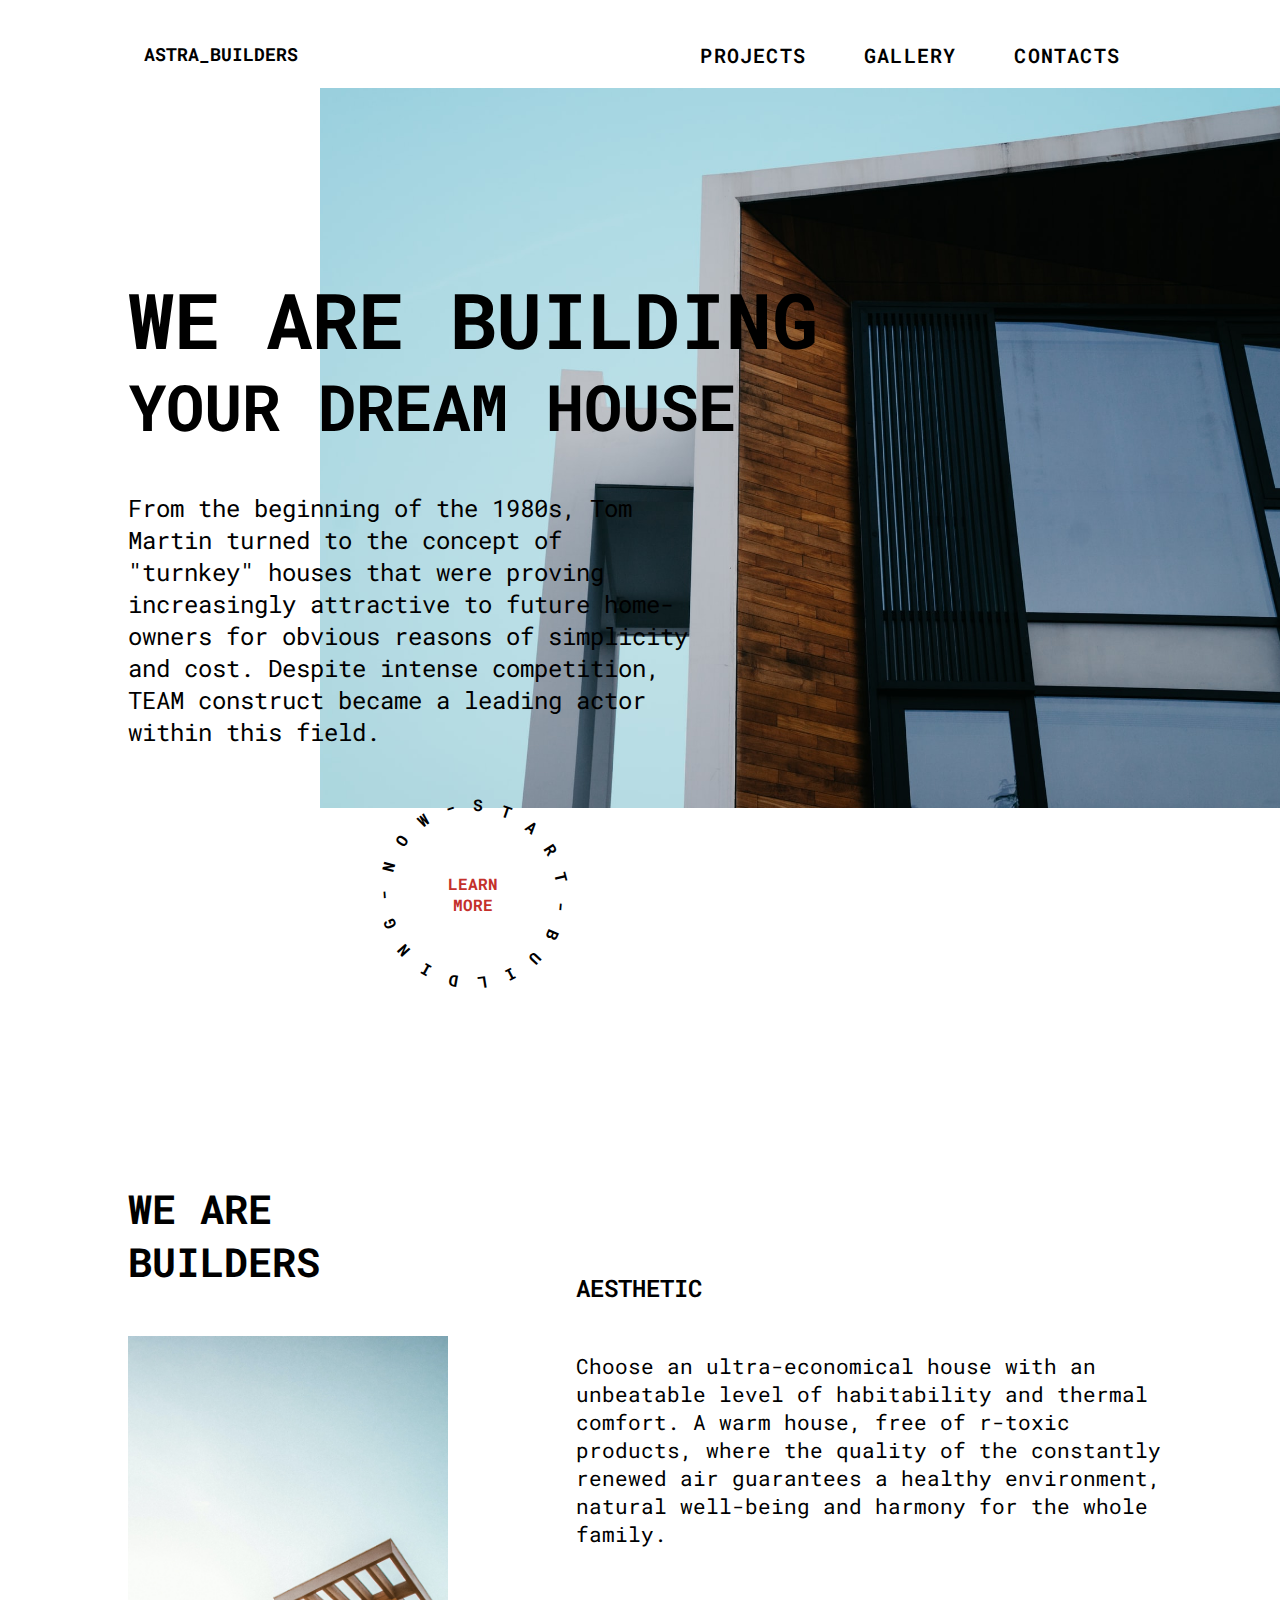
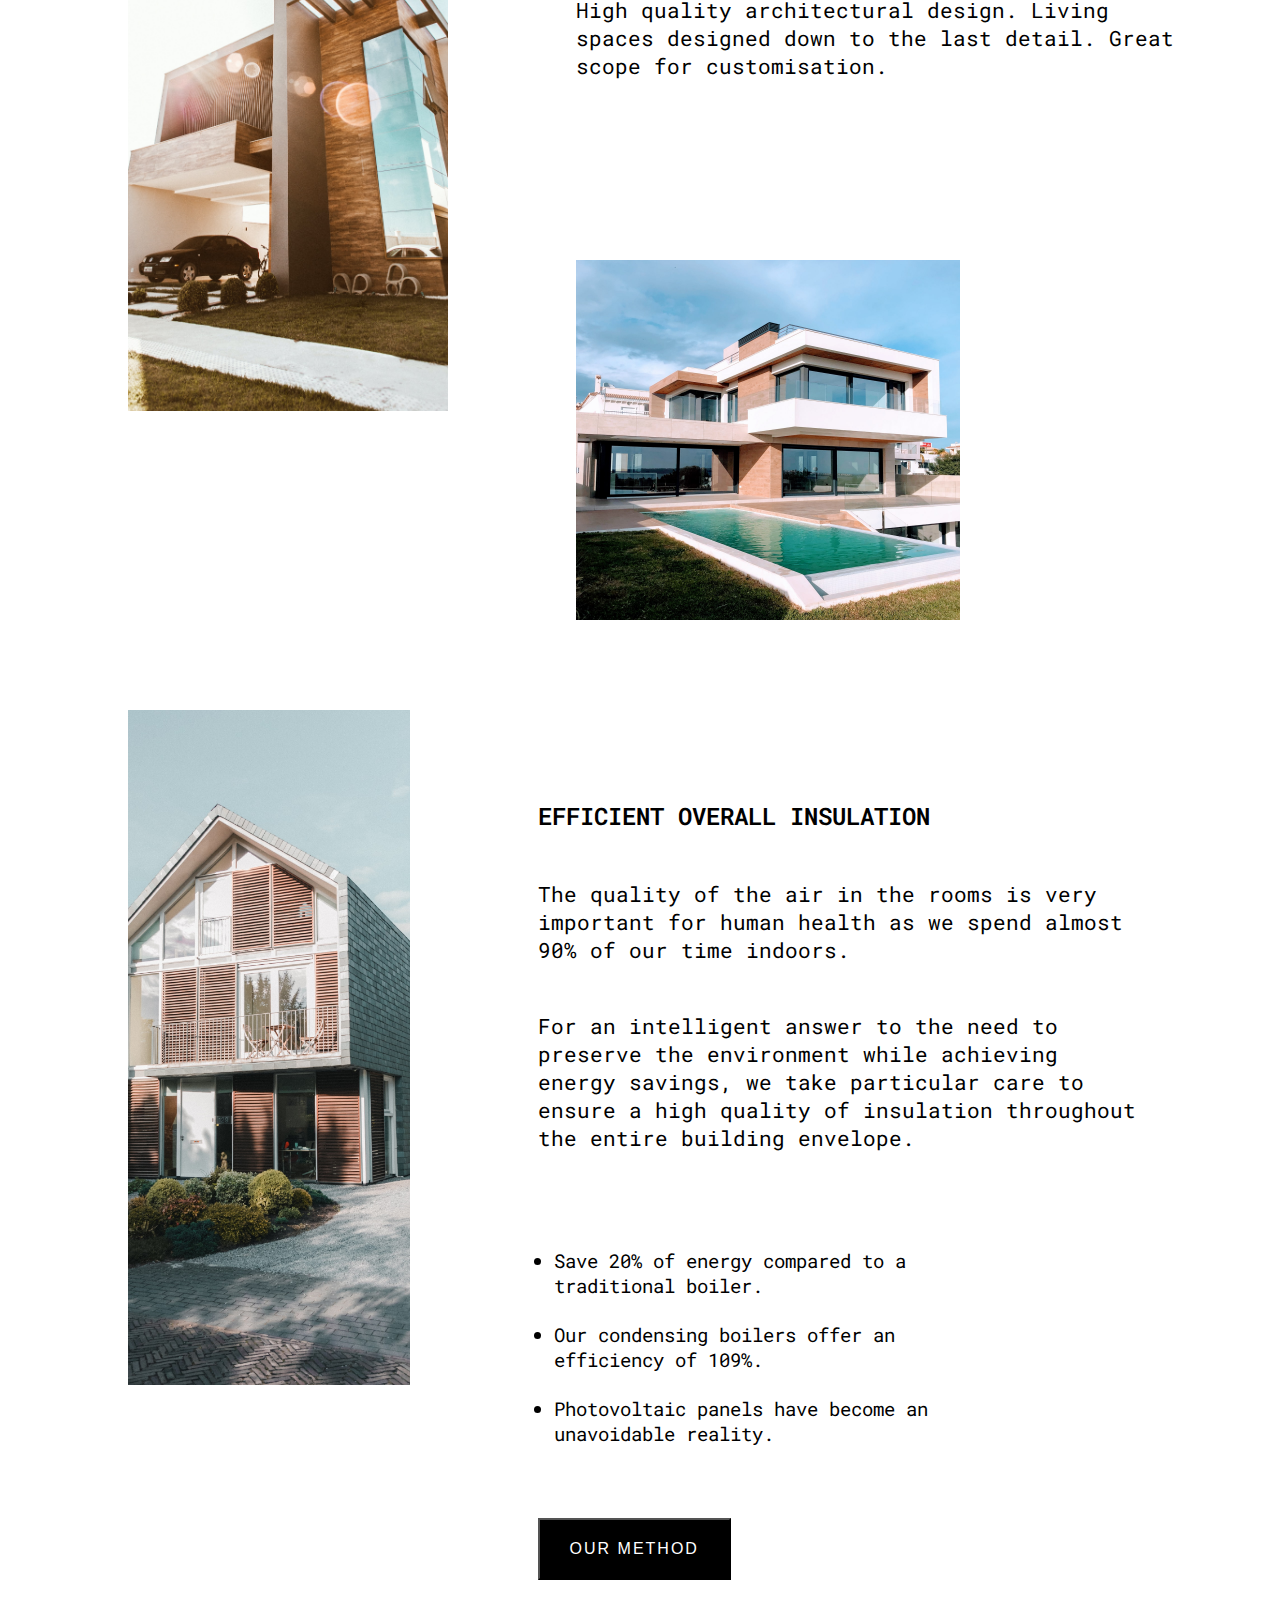
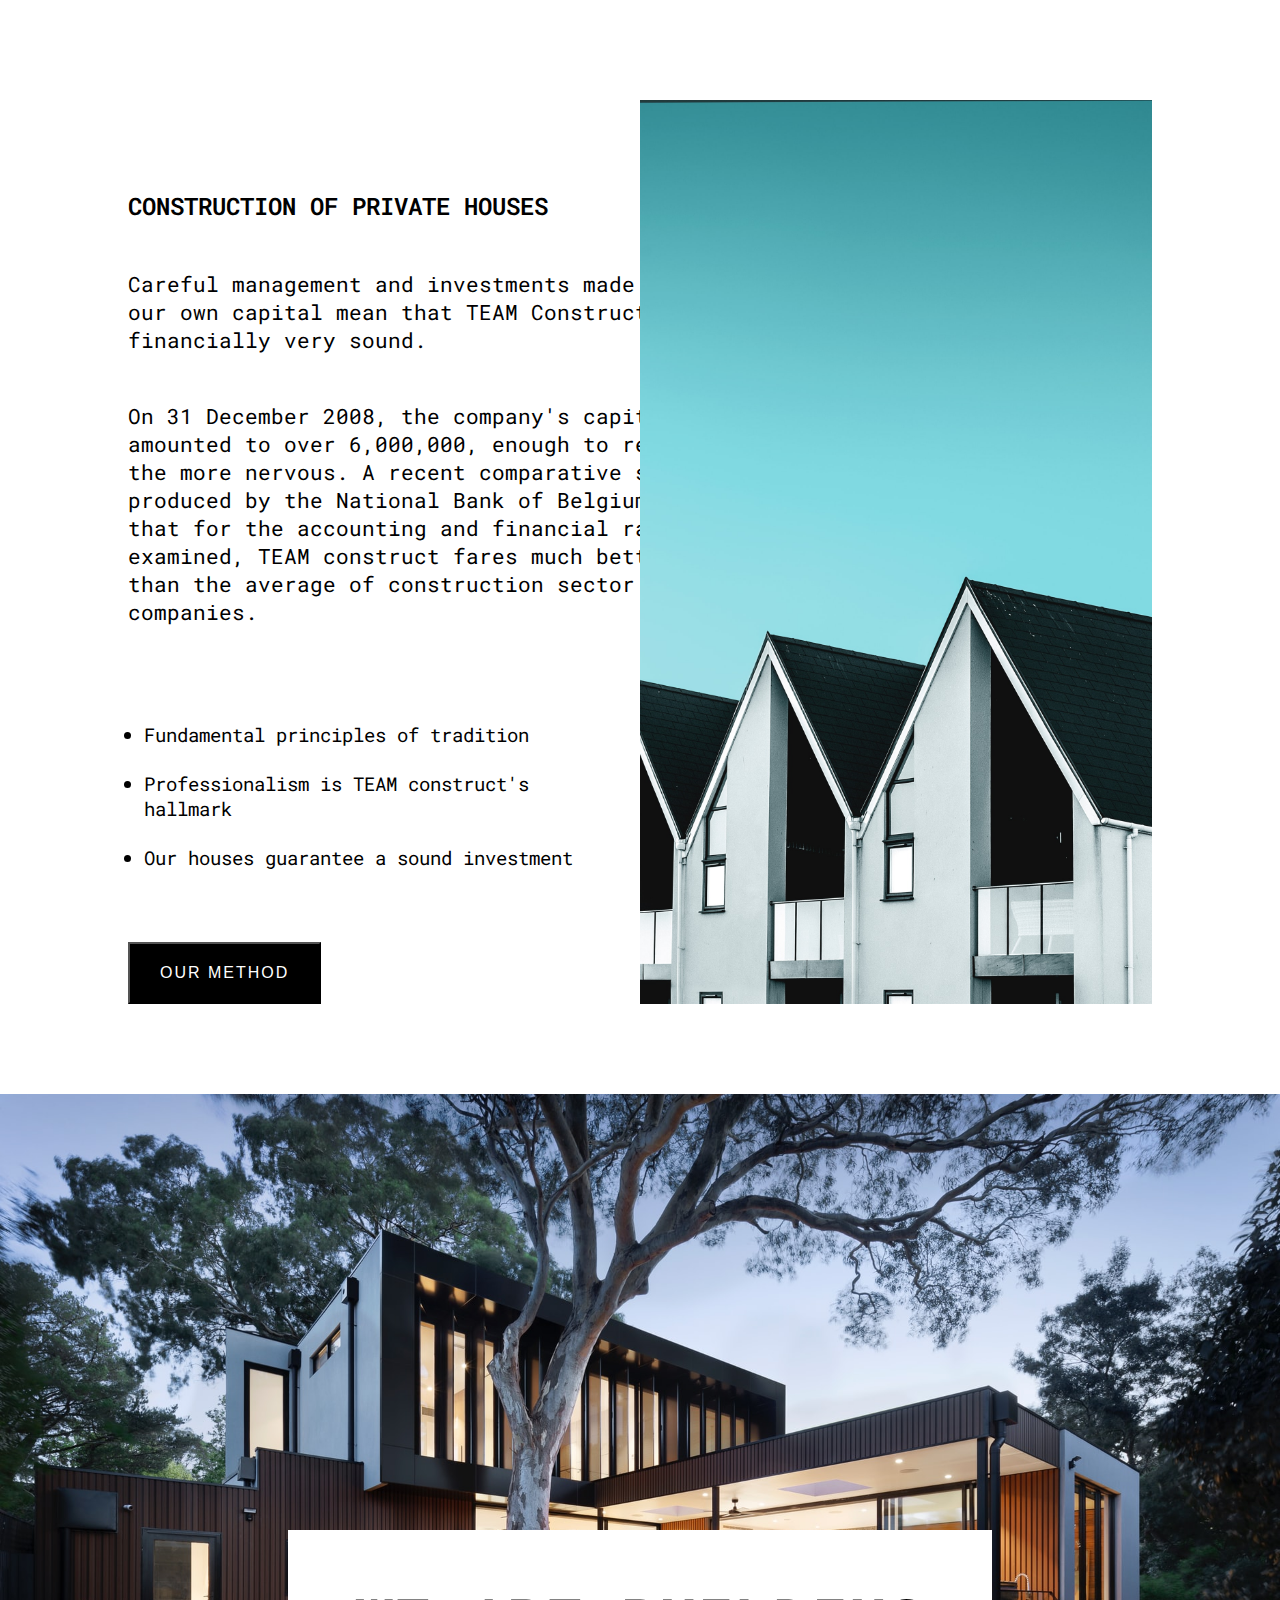
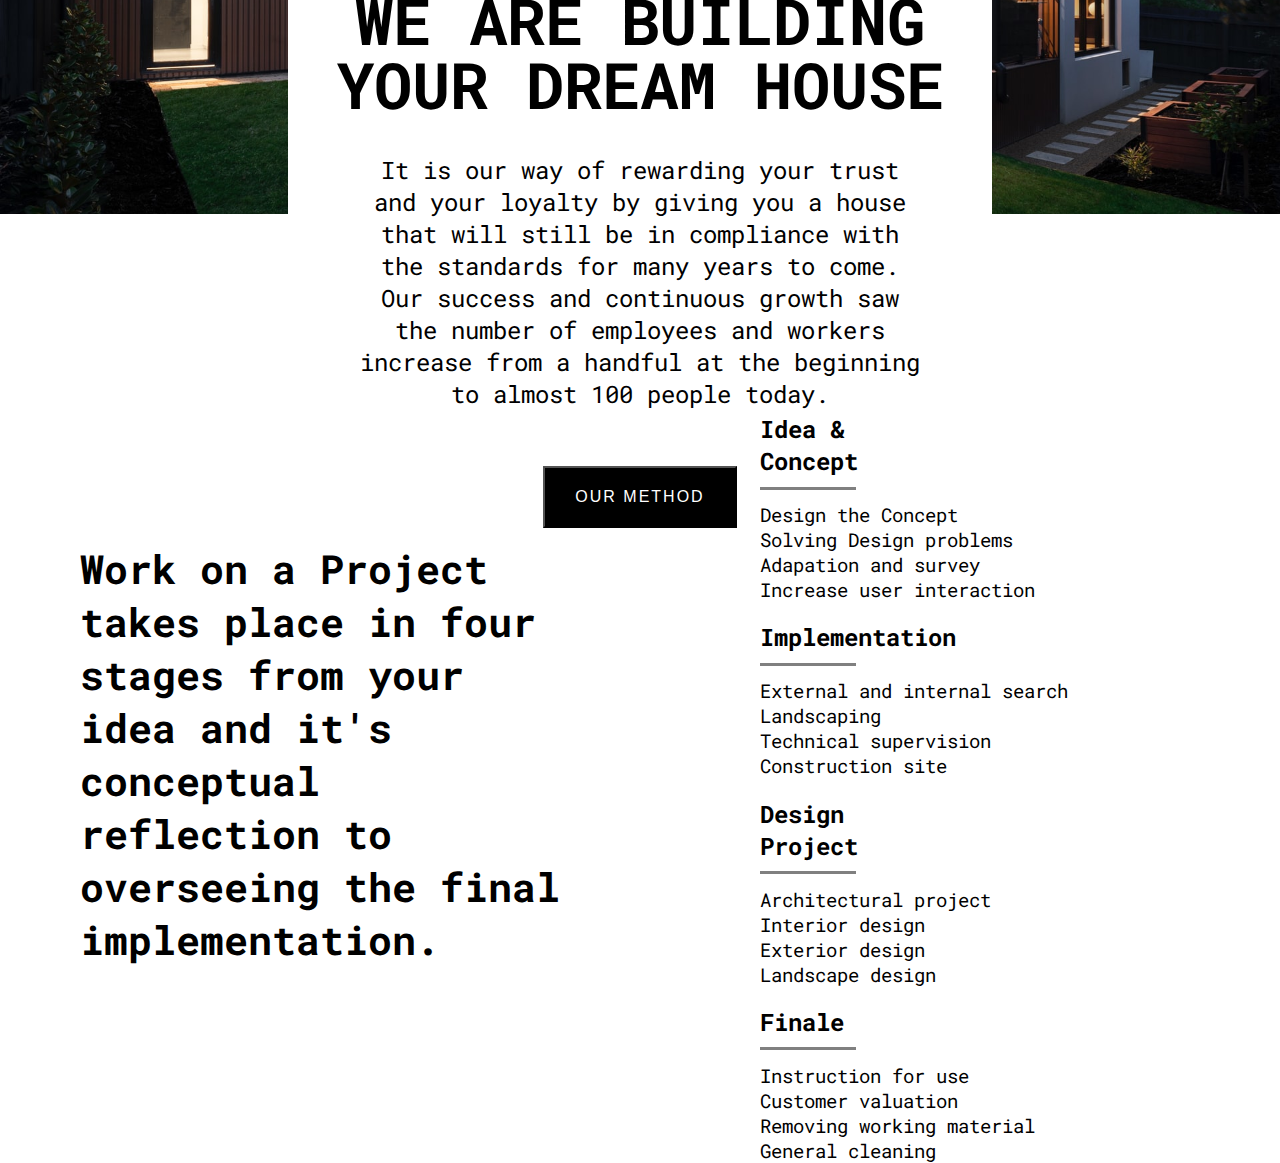
<file: index.html>
<!DOCTYPE html>
<html lang="en">
<head>
      <meta charset="UTF-8">
      <meta name="viewport" content="width=device-width, initial-scale=1.0">
      <meta http-equiv="X-UA-Compatible" content="ie=edge">
      <meta name="author" content="Matteo Francesconi">
      <title>Proelium Finance</title>
      <link rel="stylesheet" href="style.css">

      <!-- google fonts -->
      <link href="https://fonts.googleapis.com/css?family=Roboto+Mono:100,100i,300,300i,400,400i,500,500i,700,700i"
            rel="stylesheet">
      
      

</head>
<body>
      
            <nav>
                  <input type="checkbox" id="nav" class="hidden">
                  <label for="nav" class="nav-btn">
                        <i></i>
                        <i></i>
                        <i></i>
                  </label>
                  <div class="logo">
                        <a href="index.html">ASTRA_BUILDERS</a>
                  </div>
                  <div class="nav-wrapper">
                        <ul>
                              <li><a href="projects.html">Projects</a></li>
                              <li><a href="gallery.html">Gallery</a></li>
                              <li><a href="contacts.html">Contacts</a></li>
                        </ul>
                  </div>
            </nav>
      

<section class="prima-pag">

<div class="container-img-hero"></div>

<div class="container-hero">
      <div class="container-testo">
            <div class="prima-riga-hero"><h1 id="h-projects">WE ARE BUILDING</h1></div>
            <div class="seconda-riga-hero"><h1>YOUR DREAM HOUSE</h1></div>
            <p id="testo-hero">From the beginning of the 1980s, Tom Martin turned to the concept of "turnkey" houses that were proving increasingly
            attractive to future home-owners for obvious reasons of simplicity and cost. Despite intense competition, TEAM construct
            became a leading actor within this field.</p>
            <div class="container-rotante"> <a id="a-learn" href="/gallery.html">LEARN <br>MORE</a>
                  <div class="rotante"><p>START-BUILDING-NOW-</p>
                  </div>
            </div>
            
      </div>


</div>

</section>

<!----- SECONDA PAGINA ----->

<section class="seconda-pag">

      <div class="prim-container">

            <div class="prima-riga-seconda-pag">
                  <h2>WE ARE BUILDERS</h2>
            </div>

            <div class="img-seconda-pag-1"></div>
      </div>

      <div class="secondo-container">
      
            <div class="prima-riga-seconda-pag">
                  <h2></h2>
            </div>
            
            <div class="scritte-seconda-colonna">
            <h3>AESTHETIC</h3>
            <p id="scritte-piccole">Choose an ultra-economical house with an unbeatable level of habitability and thermal comfort. A warm house, free of
            r-toxic products, where the quality of the constantly renewed air guarantees a healthy environment, natural well-being
            and harmony for the whole family.</P>
            <p id="scritte-piccole">High quality architectural design. Living spaces designed down to the last detail.
            Great scope for customisation.</P>
            </div>
      
            <div class="img-terza-pag-1"></div>
      </div>
</section>

<!----- TERZA PAGINA ----->

<section class="terza-pag">

      <div class="prim-container-terza">
            <div class="img-seconda-pag-3"></div>
      </div>

      <div class="secondo-container-terza">

            <div class="prima-riga-terza-pag">
                  <h3>EFFICIENT OVERALL INSULATION</h3>
            </div>

            

            <div class="scritte-seconda-colonna-terza-pag">
                  
                  <p id="scritte-piccole">The quality of the air in the rooms is very important for human health as we spend almost 90% of our time indoors.</P>
                  <p id="scritte-piccole">For an intelligent answer to the need to preserve the environment while achieving energy savings, we take particular
                  care to ensure a high quality of insulation throughout the entire building envelope.</P>
            </div>

            <div class="lista">
                  <ul>
                        <li>Save 20% of energy compared to a traditional boiler.</li>
                        <li>Our condensing boilers offer an efficiency of 109%.</li>
                        <li>Photovoltaic panels have become an unavoidable reality.</li>
                  </ul>
                  

                  
            </div>

            <a href="/projects.html"><button>Our Method</button></a>

            
      </div>
</section>

<!----- QUARTA PAGINA ----->

<section class="quarta-pag">


      <div class="primo-container-quarta">

            <div class="prima-riga-quarta-pag">
                  <h3>CONSTRUCTION OF PRIVATE HOUSES</h3>
            </div>



            <div class="scritte-seconda-colonna-quarta-pag">

                  <p id="scritte-piccole">Careful management and investments made using our own capital mean that TEAM Construct is financially very sound.</P>
                  <p id="scritte-piccole">On 31 December 2008, the company's capital amounted to over 6,000,000, enough to reassure the more nervous. A recent
                  comparative study produced by the National Bank of Belgium shows that for the accounting and financial ratios examined,
                  TEAM construct fares much better than the average of construction sector companies.</P>
            </div>

            <div class="lista">
                  <ul>
                        <li>Fundamental principles of tradition</li>
                        <li>Professionalism is TEAM construct's hallmark</li>
                        <li>Our houses guarantee a sound investment</li>
                  </ul>
                  
            </div>

            <a href="/projects.html"><button>Our Method</button></a>

      </div>

      <div class="secondo-container-quarta">
            <div class="img-seconda-pag-4"></div>
      </div>


</section>

<!----- QUINTA PAGINA ----->

<section class="quinta-pag">

      <div class="container-img-quinta"></div>
      
      <div class="container-quinta">
            <div class="container-testo-quinta">
                  <div class="prima-riga-quinta">
                        <h1>WE ARE BUILDING</h1>
                  </div>
                  <div class="seconda-riga-quinta">
                        <h1>YOUR DREAM HOUSE</h1>
                  </div>
                  <p id="testo-quinta">It is our way of rewarding your trust and your loyalty by giving you a house that will still be in compliance with the
                  standards for many years to come. Our success and continuous growth saw the number of employees and workers increase from a handful at the beginning to
                  almost 100 people today.</p>

                        <a href="/projects.html"><button>Our Method</button></a>
                  
            </div>
      
      </div>

      


</section>

<!----- SESTA PAGINA ----->


<section class="sesta-pag">

      <div class="container-scritta-grande">
            <div class="container-centrale">
            <h2>Work on a Project takes place in four stages from your idea and it's conceptual reflection to overseeing the final implementation.</h2>
            </div>
      </div>

      


      <div class="container-scritte-minori">
            <div class="container-scritta-elenco">

                  <div class="primo-box">
                        <div class="titolo-scritta">Idea & Concept</div>
                        <div id="linea-griglia"></div>
                        <ul>
                              <li>Design the Concept</li>
                              <li>Solving Design problems</li>
                              <li>Adapation and survey</li>
                              <li>Increase user interaction</li>
                        </ul>
                  </div>

                  <div class="primo-box">
                        <div class="titolo-scritta">Implementation</div>
                        <div id="linea-griglia"></div>
                        <ul>
                              <li>External and internal search</li>
                              <li>Landscaping</li>
                              <li>Technical supervision</li>
                              <li>Construction site</li>
                        </ul>
                  </div>

                  <div class="primo-box">
                        <div class="titolo-scritta">Design Project</div>
                        <div id="linea-griglia"></div>
                        <ul>
                              <li>Architectural project</li>
                              <li>Interior design</li>
                              <li>Exterior design</li>
                              <li>Landscape design</li>
                        </ul>
                  </div>

                  <div class="primo-box">
                        <div class="titolo-scritta">Finale</div>
                        <div id="linea-griglia"></div>
                        <ul>
                              <li>Instruction for use</li>
                              <li>Customer valuation</li>
                              <li>Removing working material</li>
                              <li>General cleaning</li>
                        </ul>
                  </div>
            </div>

            
      </div>

     
</section>






<!----- FOOTER ----->

      



<script>

      const text = document.querySelector('.rotante');
            // splitting text
            text.innerHTML = text.textContent.replace(/\S/g, "<span>$&</span>");

            // rotating the span elements
            const element = document.querySelectorAll('span');
            for (let i = 0; i < element.length; i++) {
                  element[i].style.transform = "rotate(" + i * 19 + "deg)"
                  //   you can adjust the value based on the text length
            }


</script>



</body>
</html>
</file>
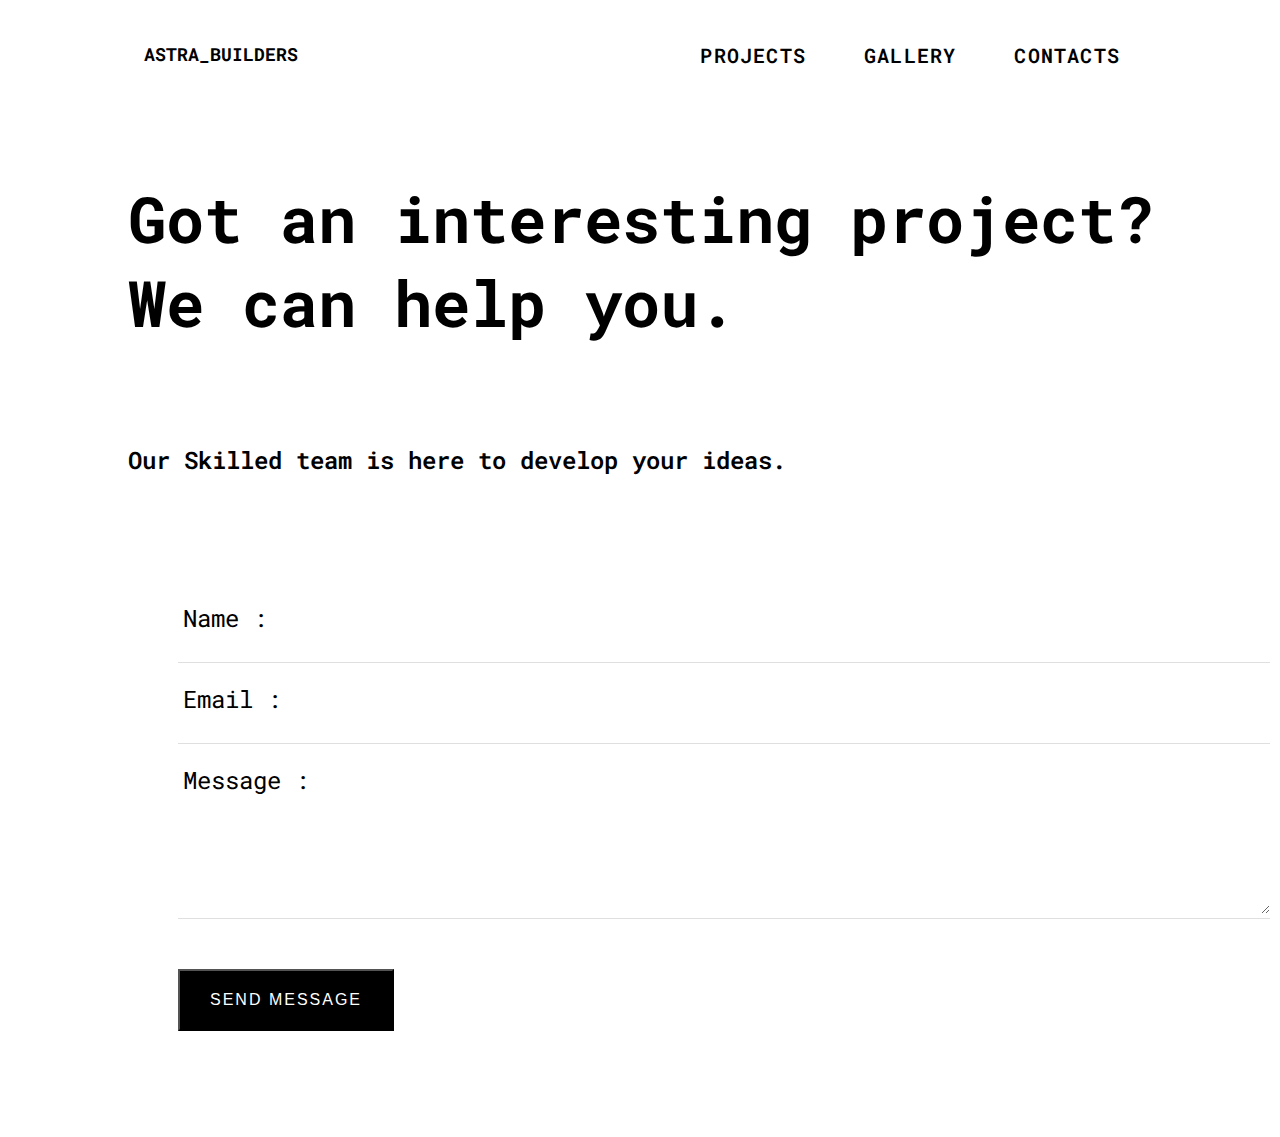
<file: contacts.html>
<!DOCTYPE html>
<html lang="en">

<head>
    <meta charset="UTF-8">
    <meta name="viewport" content="width=device-width, initial-scale=1.0">
    <meta http-equiv="X-UA-Compatible" content="ie=edge">
    <meta name="author" content="Matteo Francesconi">

    <title>Contact</title>

    <!-- stylesheet -->
    <link rel="stylesheet" href="style.css">

    <!-- google fonts -->
    <link href="https://fonts.googleapis.com/css?family=Roboto+Mono:100,100i,300,300i,400,400i,500,500i,700,700i"
        rel="stylesheet">
   
  
</head>

<body>

    <nav>
        <input type="checkbox" id="nav" class="hidden">
        <label for="nav" class="nav-btn">
            <i></i>
            <i></i>
            <i></i>
        </label>
        <div class="logo">
            <a href="index.html">ASTRA_BUILDERS</a>
        </div>
        <div class="nav-wrapper">
            <ul>
                <li><a href="projects.html">Projects</a></li>
                <li><a href="gallery.html">Gallery</a></li>
                <li><a href="contacts.html">Contacts</a></li>
            </ul>
        </div>
    </nav>


    <div class="wrapper-contact">

     

        <div class="whitespace"></div>

        <!--------------- hero section starts here say hello 👋 --------------->
        <div class="container-contact-testo">
            
                <br><br>

                <div class="container-titolo">
                    

                        <h1>Got an interesting project?<br> We can help you.</h1>
                        <div class="whitespace"></div>
                        <h3>Our Skilled team is here to develop your ideas.</h3>
                        
                    
                </div>
        </div>
        
        <!--------------- hero section ends here --------------->

        <div class="whitespace"></div> 

        <!--------------- form section starts here --------------->
        <div class="container-contact">
                    <form name="contact-form" id="contact-form" method="post" action="">
                        <ul>
                            <li>
                                <label for="contact-name">Name :</label>
                                <div class="textarea">
                                    <input type="text" name="contact-name" id="contact-name" value="" required>
                                </div>
                            </li>

                            <li>
                                <label for="contact-email">Email :</label>
                                <div class="textarea">
                                    <input type="email" name="contact-email" id="contact-email" value="" required>
                                </div>
                            </li>

                            <li>
                                <label for="contact-project">Message :</label>
                                <div class="textarea">
                                    <textarea type="email" name="contact-project" id="contact-project" rows="6" value=""
                                        required>
                                          </textarea>
                                </div>
                            </li>

                        </ul>

                        <button type="submit" name="contact-submit" id="contact-submit" class="send wow fadeInUp">Send
                            Message</button>

                    </form>
                
            
        </div>

        <!--------------- form section ends here --------------->

        <div class="whitespace"></div>

    </div>
</file>
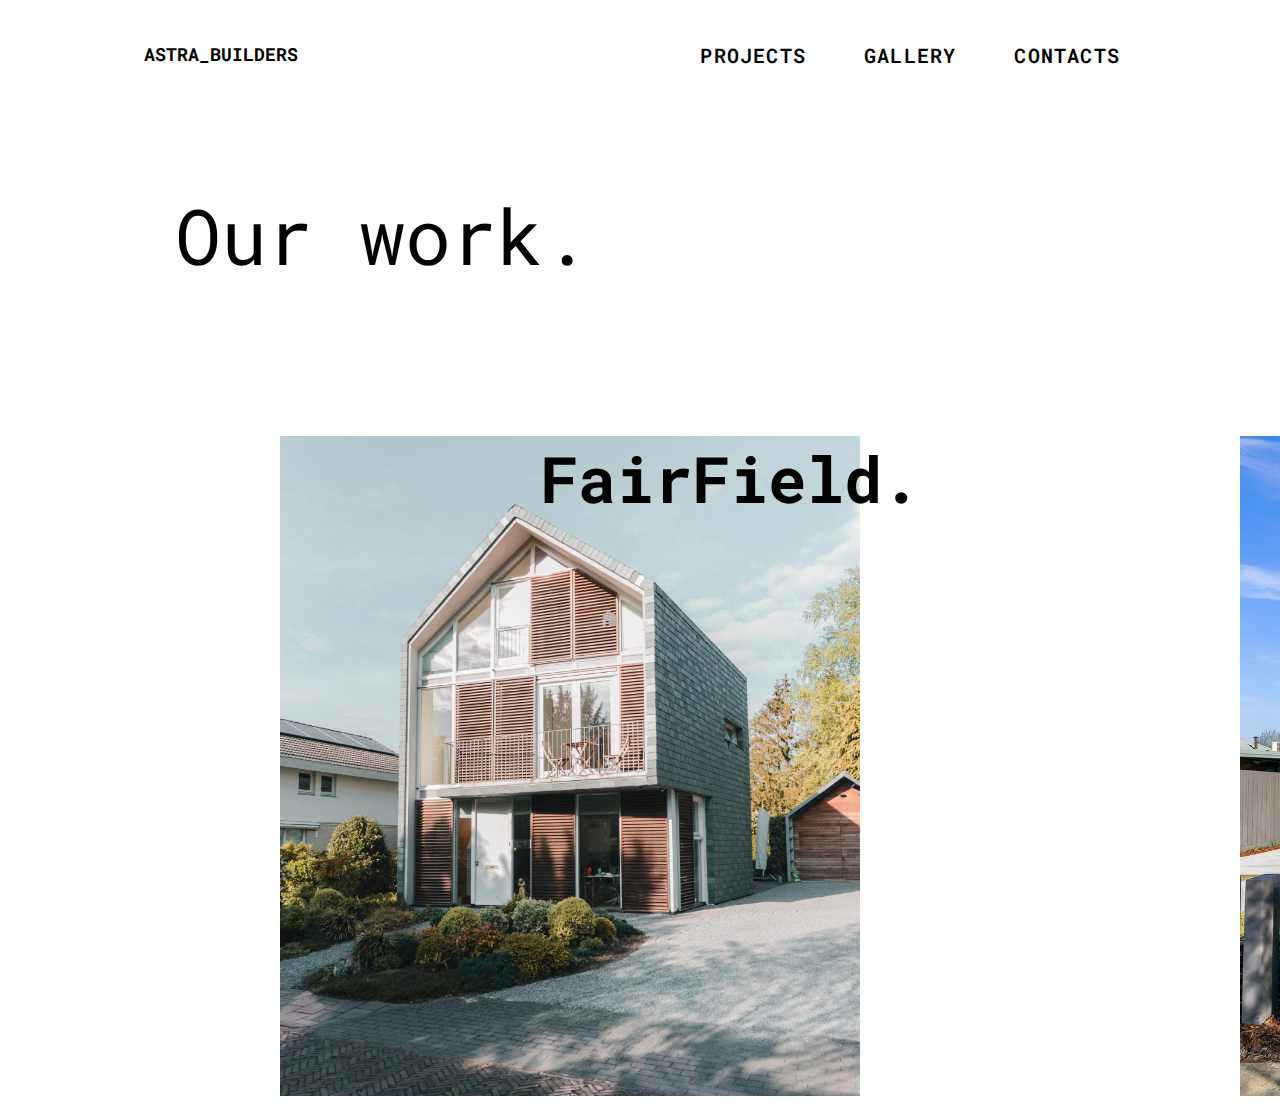
<file: gallery.html>
<!DOCTYPE html>
<html lang="en">
<head>
    <meta charset="UTF-8">
    <meta http-equiv="X-UA-Compatible" content="IE=edge">
    <meta name="viewport" content="width=device-width, initial-scale=1.0">
    <meta name="author" content="Matteo Francesconi">

    <!-- google fonts -->
    <link href="https://fonts.googleapis.com/css?family=Roboto+Mono:100,100i,300,300i,400,400i,500,500i,700,700i"
        rel="stylesheet">
    
        
    <title>Gallery</title>
    <link rel="stylesheet" href="style.css">
</head>
<body>
    
    <nav>
        <input type="checkbox" id="nav" class="hidden">
        <label for="nav" class="nav-btn">
            <i></i>
            <i></i>
            <i></i>
        </label>
        <div class="logo">
            <a href="index.html">ASTRA_BUILDERS</a>
        </div>
        <div class="nav-wrapper">
            <ul>
                <li><a href="projects.html">Projects</a></li>
                <li><a href="gallery.html">Gallery</a></li>
                <li><a href="contacts.html">Contacts</a></li>
            </ul>
        </div>
    </nav>


    
    <p id="h-gallery">Our work.</p>
    


<div class="container">
    <div class="block block-1">
        <h1 id="gr1">FairField.</h1>
    </div>
    <div class="block block-2">
        <h1 id="gr1">Evergreen.</h1>
    </div>
    <div class="block block-3">
        <h1 id="gr1">Sunshine.</h1>
    </div>
    <div class="block block-4">
        <h1 id="gr1">RisingSun.</h1>
    </div>
    <div class="block block-5">
        <h1 id="gr1">MoonLight.</h1>
    </div>

</div>



<script src="index.js"></script>
<script>
    var blocks = document.getElementsByClassName("block");
    var container = document.getElementsByClassName("container");
    var hs = new HorizontalScroll.default({
        blocks: blocks,
        container: container,
        isAnimated: true,
        springEffect: 0.8,
    });
</script>



</body>
</html>
</file>
<file: style.css>
* {
      box-sizing: border-box;
}

html {
      margin: 0;
      padding: 0;
      width: 100%;
      height: 100%;
}

body {
      margin: 0;
      padding: 0;
      width: 100%;
      height: 100%;
      font-family: "Roboto Mono";
      font-weight: 400;
      background-color: #fff;
}


/****** NAVBAR *****/



.nav-wrapper{
      margin-right: 10vw;
}

nav {
      padding: 8px;
      margin-top: 2vh;
}

.logo {
      float: left;
      padding: 8px;
      margin-left: 10vw;
      margin-top: 8px;
}

.logo a {
      color: #000;
      text-transform: uppercase;
      font-weight: 700;
      font-size: 18px;
      letter-spacing: 0px;
      text-decoration: none;
}

nav ul {
      float: right;
}

nav ul li {
      display: inline-block;
      align-items: left;
}

nav ul li:not(:first-child) {
      margin-left: 48px;
}

nav ul li:last-child {
      margin-right: 24px;
}

nav ul li a {
      display: inline-block;
      outline: none;
      color: #000;
      text-transform: uppercase;
      text-decoration: none;
      font-size: 20px;
      letter-spacing: 1.2px;
      font-weight: 600;
}

@media screen and (max-width: 864px) {
      .logo {
            padding: 0;
      }

      .nav-wrapper {
            position: fixed;
            top: 0;
            left: 0;
            width: 100%;
            height: 100%;
            z-index: -1;
            background: #fff;
            opacity: 0;
            transition: all 0.2s ease;
      }

      .nav-wrapper ul {
            position: absolute;
            top: 50%;
            transform: translateY(-50%);
            width: 100%;
      }

      .nav-wrapper ul li {
            display: block;
            float: none;
            width: 100%;
            text-align: right;
            margin-bottom: 10px;
      }

      .nav-wrapper ul li:nth-child(1) a {
            transition-delay: 0.2s;
      }

      .nav-wrapper ul li:nth-child(2) a {
            transition-delay: 0.3s;
      }

      .nav-wrapper ul li:nth-child(3) a {
            transition-delay: 0.4s;
      }

      .nav-wrapper ul li:nth-child(4) a {
            transition-delay: 0.5s;
      }

      .nav-wrapper ul li:not(:first-child) {
            margin-left: 0;
      }

      .nav-wrapper ul li a {
            padding: 10px 24px;
            opacity: 0;
            color: #000;
            font-size: 40px;
            font-weight: 600;
            letter-spacing: 1.2px;
            transform: translateX(-20px);
            transition: all 0.2s ease;
      }

      .nav-btn {
            position: fixed;
            right: 10px;
            top: 10px;
            display: block;
            width: 48px;
            height: 48px;
            cursor: pointer;
            z-index: 9999;
            border-radius: 50%;
      }

      .nav-btn i {
            display: block;
            width: 20px;
            height: 2px;
            background: #000;
            border-radius: 2px;
            margin-left: 14px;
      }

      .nav-btn i:nth-child(1) {
            margin-top: 16px;
      }

      .nav-btn i:nth-child(2) {
            margin-top: 4px;
            opacity: 1;
      }

      .nav-btn i:nth-child(3) {
            margin-top: 4px;
      }
}

#nav:checked + .nav-btn {
      transform: rotate(45deg);
}

#nav:checked + .nav-btn i {
      background: #000;
      transition: transform 0.2s ease;
}

#nav:checked + .nav-btn i:nth-child(1) {
      transform: translateY(6px) rotate(180deg);
}

#nav:checked + .nav-btn i:nth-child(2) {
      opacity: 0;
}

#nav:checked + .nav-btn i:nth-child(3) {
      transform: translateY(-6px) rotate(90deg);
}

#nav:checked ~ .nav-wrapper {
      z-index: 9990;
      opacity: 1;
}

#nav:checked ~ .nav-wrapper ul li a {
      opacity: 1;
      transform: translateX(0);
}

.hidden {
      display: none;
}



/****** HERO *****/

.container-img-hero{
      background: url(images/darran-shen-mr7IzVfsJS8-unsplash.jpg);
      background-position: center;
      background-size: cover;
      margin-right: 0;
      margin-left: 25vw;
      margin-top: 6vh;
      height: 80vh;

}

.container-hero{
      
      margin-right: 0;
      margin-left: 10vw;
      margin-top: -60vh;
      display: flex;
}

.prima-riga-hero{
      height: 3rem;
}

.seconda-riga-hero{
      height: 4rem;
      margin-top: 3rem;
}

h1{
      font-size: 4rem;
      font-weight: 67px;
      height: 100%;
      margin: 0;
}

#a-learn{
      color: #c4302b;
      font-weight: bold;
      text-decoration: none;
}

a {
      color: #fff;
}

#testo-hero{
      width: 35rem;
      font-size: 1.5rem;
      margin-top: 4rem;
}


.container-rotante {
  display: flex;
  align-items: center;
  justify-content: center;
  height: 4vh;
  margin-top: 8rem;
  text-align: center;
  color: #c4302b;
  font-weight: bolder;

}
.rotante {
  color: black;
  position: absolute;
  user-select: none;
  pointer-events: none;
  animation: animate 20s linear infinite;
  transition: all ease-out 0.25s;
}


span {
  display: inline-block;
  position: absolute;
  text-transform: uppercase;
  top: -100px;
  transform-origin: 0 100px;
}


@keyframes animate {
  from {
    transform: rotate(0deg);
  }
  to {
    transform: rotate(360deg);
  }
}

/***** SECONDA PAGINA *****/

.prim-container{
      width: 25vw;
      margin-left: 10vw;
      
}

.seconda-pag{
      margin-top: 10vh;
      min-height: 100vh;
      display: flex;
}

.prima-riga-seconda-pag{
      margin-left: 0;
      margin-top: 20vh;
      margin-bottom: 3rem;
}

h2{
      font-size: 2.5rem;
      font-weight: 64px;
      height: 100%;
      margin: 0;
}

.img-seconda-pag-1{
      background: url(images/jonathan-borba.jpg);
      background-position: center;
      background-size: cover;
      width: 100%;
      height: 100%;
      height: 75vh;

}

/* seconda colonna */

.secondo-container{
      width: 30vw;
      margin-left: 10vw;
      margin-top: 10vh;
      
}

h3{
      font-size: 1.5rem;
      font-weight: 600;
      height: 100%;
      margin: 0;
}

.img-terza-pag-1{
      background: url(images/webaliser.jpg);
      background-position: center;
      background-size: cover;
      width: 100%;
      height: 100%;
      height: 40vh;
      margin-top: 20vh;

}

#scritte-piccole{
      width: 600px;
      font-size: 1.3rem;
      margin-top: 3rem;
}

/***** TERZA PAGINA *****/

.terza-pag{
      margin-top: 10vh;
      min-height: 100vh;
      display: flex;
}

.prim-container-terza{
      width: 22vw;
      margin-left: 10vw;
      
}

.secondo-container-terza{
      width: 45vw;
      margin-left: 10vw;
      margin-top: 10vh;
}

.img-seconda-pag-3{
      background: url(images/peter-jan.jpg);
      background-position: center;
      background-size: cover;
      width: 100%;
      height: 100%;
      height: 75vh;
}


.lista{
      display: flex;
      margin-top: 3rem;
}

.lista ul{
      width: 500px;
      margin: 1.5rem;
      margin-left: -1.5rem;
}

.lista ul li{
      margin-top: 1.5rem;
      font-size: 1.2rem;
}

.secondo-container-terza button{
      margin-top: 3rem;
      text-transform: uppercase;
      padding: 20px 30px;
      background: black;
      color: #fff;
      font-size: 1rem;
      letter-spacing: 2px;
      
}

.secondo-container-terza button:hover{
      
      background: #fff;
      color: black;
      
}

/***** QUARTA PAGINA *****/

.quarta-pag{
      margin-top: 10vh;
      min-height: 100vh;
      display: flex;
}

.primo-container-quarta{
      width: 40vw;
      margin-left: 10vw;
      margin-top: 10vh;
}

.secondo-container-quarta{
      width: 40vw;
      margin-left: 0;
}

.img-seconda-pag-4{
      background: url(images/alexander-andrews.jpg);
      background-position: center;
      background-size: cover;
      width: 100%;
      height: 100%;
}

.primo-container-quarta button{
      margin-top: 3rem;
      text-transform: uppercase;
      padding: 20px 30px;
      background: black;
      color: #fff;
      font-size: 1rem;
      letter-spacing: 2px;
      
}

/****** QUINTA PAGINA *****/

.quinta-pag{
      margin-top: 10vh;
      height: 80vh;
}



.container-img-quinta{
      background: url(images/r-architecture-unsplash.jpg);
      background-position: center;
      background-size: cover;
      margin-left: 0;
      margin-right: 0;
      margin-top: 0;
      height: 80vh;

}



.container-quinta{
      align-items: center;
      align-self: center;
      margin-top: -60vh;
      display: flex;
}

.container-testo-quinta{
      align-items: center;
      align-self: center;
      justify-content: center;
      margin: auto;
      display: flex;
      flex-direction: column;
      margin-top: 20%;
      background-color: #fff;
      padding: 3rem;
}

.container-testo-quinta button{
      margin-top: 2rem;
      text-transform: uppercase;
      padding: 20px 30px;
      background: black;
      color: #fff;
      font-size: 1rem;
      letter-spacing: 2px;
      
      
}

.prima-riga-quinta{
      height: 4rem;
      text-align: center;
      
}

.seconda-riga-quinta{
      height: 4rem;
      margin-top: 0;
      text-align: center;
}

h1{
      font-size: 64px;
      font-weight: 700;
      height: 100%;
      margin: 0;
}

#testo-quinta{
      width: 35rem;
      font-size: 1.5rem;
      margin-top: 3rem;
      text-align: center;
      align-items: center;
}


#button-hero{
      padding: 1.5rem;
      margin-top: 6rem;
}

/****** SESTA PAGINA *****/

.sesta-pag{
      margin-top: 20vh;
      height: 80vh;
      display: flex;
}

.container-scritta-grande{
      width: 50%;
      margin-left: 10vw;
      height: 100px;
      display: flex;
      justify-content: center;
      margin: auto;
      flex-direction: column;

}

.container-centrale{
      display: flex;
      flex-wrap: wrap;
      flex-basis: 75%;
      justify-content: center;
      margin: auto;
      flex-direction: row;
}


.container-centrale h2{
      display: flex;
      flex-wrap: wrap;
      flex-basis: 75%;
      justify-content: center;
      margin: auto;
      flex-direction: row;
      
}



.container-scritte-minori{
      width: 50%;
      height: 100%;
      justify-content: center;
      margin: auto;
      display: flex;
      flex-direction: row;

      
}

.container-scritta-elenco{
      display: flex;
      flex-wrap: wrap;
      flex-basis: 75%;
      justify-content: center;
      margin: auto;
      flex-direction: row;
}



.primo-box{
      width: 400px;
      margin-top: 1.2rem;
}

.titolo-scritta{
      font-weight: bolder;
      max-width: 10vw;
      font-size: 1.5rem;
}


.sesta-pag .container-scritte-minori .container-scritta-elenco .primo-box #linea-griglia{
      width: 6rem;
      height: 2px;
      border-top: 3px solid grey;
      position: absolute;
      margin-top: 0.6rem;
}

.sesta-pag .container-scritte-minori .container-scritta-elenco ul{
      text-decoration: none;
      list-style-type: none;
      display: inline;
      font-size: 1.2rem;
}


/****** PROJECTS *****/


#h-projects {
      text-align: left;
      font-size: 77px;
      font-family: "Roboto Mono";
}

#scritte-work{
      width: 800px;
      font-size: 35px;
      margin-top: 3rem;
      font-family: "Roboto Mono";
}

.vertical {
      margin-top: 40px;
      border-left: 1px solid #fff;
      height: 80px;
      position: absolute;
      left: 50%;
}

.project {
      height: 500px;
}

.project1 {
      background: url(proj-images/idea.jpg) no-repeat 50% 50%;
      background-size: cover;
      margin-bottom: 60px;
}

.project1::after {
      content: "Idea & Concept.";
      font-family: "Roboto Mono";
      font-size: 80px;
      position: relative;
      color: black;
      display: block;
      top: 8%;
      left: -80%;
      right: 0;
      bottom: 0;
}

.project2 {
      background: url(proj-images/design.jpg) no-repeat 50% 50%;
      background-size: cover;
      margin-bottom: 60px;
}

.project2::after {
      content: "Design Project.";
      font-family: "Roboto Mono";
      font-size: 80px;
      position: relative;
      color: black;
      display: block;
      top: 40%;
      left: 90%;
      right: 0;
      bottom: 0;
}

.project3 {
      background: url(proj-images/implementation.jpg) no-repeat 50% 50%;
      background-size: cover;
      margin-bottom: 60px;
}

.project3::after {
      content: "Implementation.";
      font-family: "Roboto Mono";
      font-size: 80px;
      position: relative;
      color: black;
      display: block;
      top: 60%;
      left: -90%;
      right: 0;
      bottom: 0;
}

.project4 {
      background: url(proj-images/finale.jpg) no-repeat 50% 50%;
      background-size: cover;
}

.project4::after {
      content: "Finale.";
      font-family: "Roboto Mono";
      font-size: 110px;
      position: relative;
      color: #fff;
      display: block;
      top: 30%;
      left: 55%;
      right: 0;
      bottom: 0;
}

@media(max-width: 768px) {
      .project {
            width: 90% !important;
            margin: 14px auto;
      }

      .vertical {
            display: none;
      }

      .project1::after, .project2::after, .project3::after, .project4::after {
            display: none;
      }
}

.whitespace {
      width: 100%;
      height: 100px;
}

@media(max-width: 768px) {
      .whitespace {
            display: none;
      }
}

/****** GALLERY ******/

#h-gallery {
      margin-bottom: -60px;
      margin-top: 150px;
      margin-left: 175px;
      font-size: 77px;
      font-family: "Roboto Mono";
}


.block {
    position: relative;
    width: 580px;
    height: 660px;
    margin: 10px 300px 20px 80px;
}

#gr1 {
    position: absolute;
    font-family: "Roboto Mono";
    font-size: 64px;
}

.block-1 {
    background: url(images/peter-jan.jpg) no-repeat 50% 50%;
    background-size: cover;
}

.block-2 {
    background: url(images/r-architecture-NeN1D7Z3Ick-unsplash.jpg) no-repeat 50% 50%;
    background-size: cover;
}

.block-3 {
    background: url(images/jonathan-borba.jpg) no-repeat 50% 50%;
    background-size: cover;
}

.block-4 {
    background: url(images/webaliser.jpg) no-repeat 50% 50%;
    background-size: cover;
}

.block-5 {
    background: url(images/darran-shen-mr7IzVfsJS8-unsplash.jpg) no-repeat 50% 50%;
    background-size: cover;
}

.container {
    margin-top: 200px;
    margin-left: 200px;
}

.block-1 #gr1,
.block-3 #gr1,
.block-5 #gr1 {
    bottom: 0;
    right: -60px;
}

.block-2 #gr1,
.block-4 #gr1 {
    right: -60px;
}



/****** FOOTER *****/



/****** CONTACTS ******/

.wrapper-contact{
      margin-left: 10vw;
      max-width: 1200px;
}



#contact-form ul {
      list-style: none;
      border-radius: 5px;
      margin-bottom: 40px;
}

#contact-form li {
      padding: 10px;
}

#contact-form li:last-of-type {
      border-bottom: none;
}

#contact-form label {
      display: block;
      font-size: 1.5rem;
      color: black;
      padding-left: 5px;
}

#contact-form input, #contact-form textarea {
      width: 100%;
      padding: 5px;
      font-size: 1rem;
      border: none;
      resize: vertical;
      background: transparent;
      color: black;
      font-weight: bolder;
}

input:focus {
      outline: none;
      border: none;
}

textarea:focus {
      outline: none;
      border: none;
}

.textarea {
      border-bottom: 1px solid #dfdfdf;
}

.send {
      margin-left: 50px;
      text-transform: uppercase;
      padding: 20px 30px;
      background: black;
      color: #fff;
      font-size: 1rem;
      letter-spacing: 2px;
}

.send:hover {
      background: #fff;
      color: #101010;
}

@media(max-width: 768px) {
      #contact-form {
            margin: 5% -8%;
            width: 98%;
      }
}
</file>
